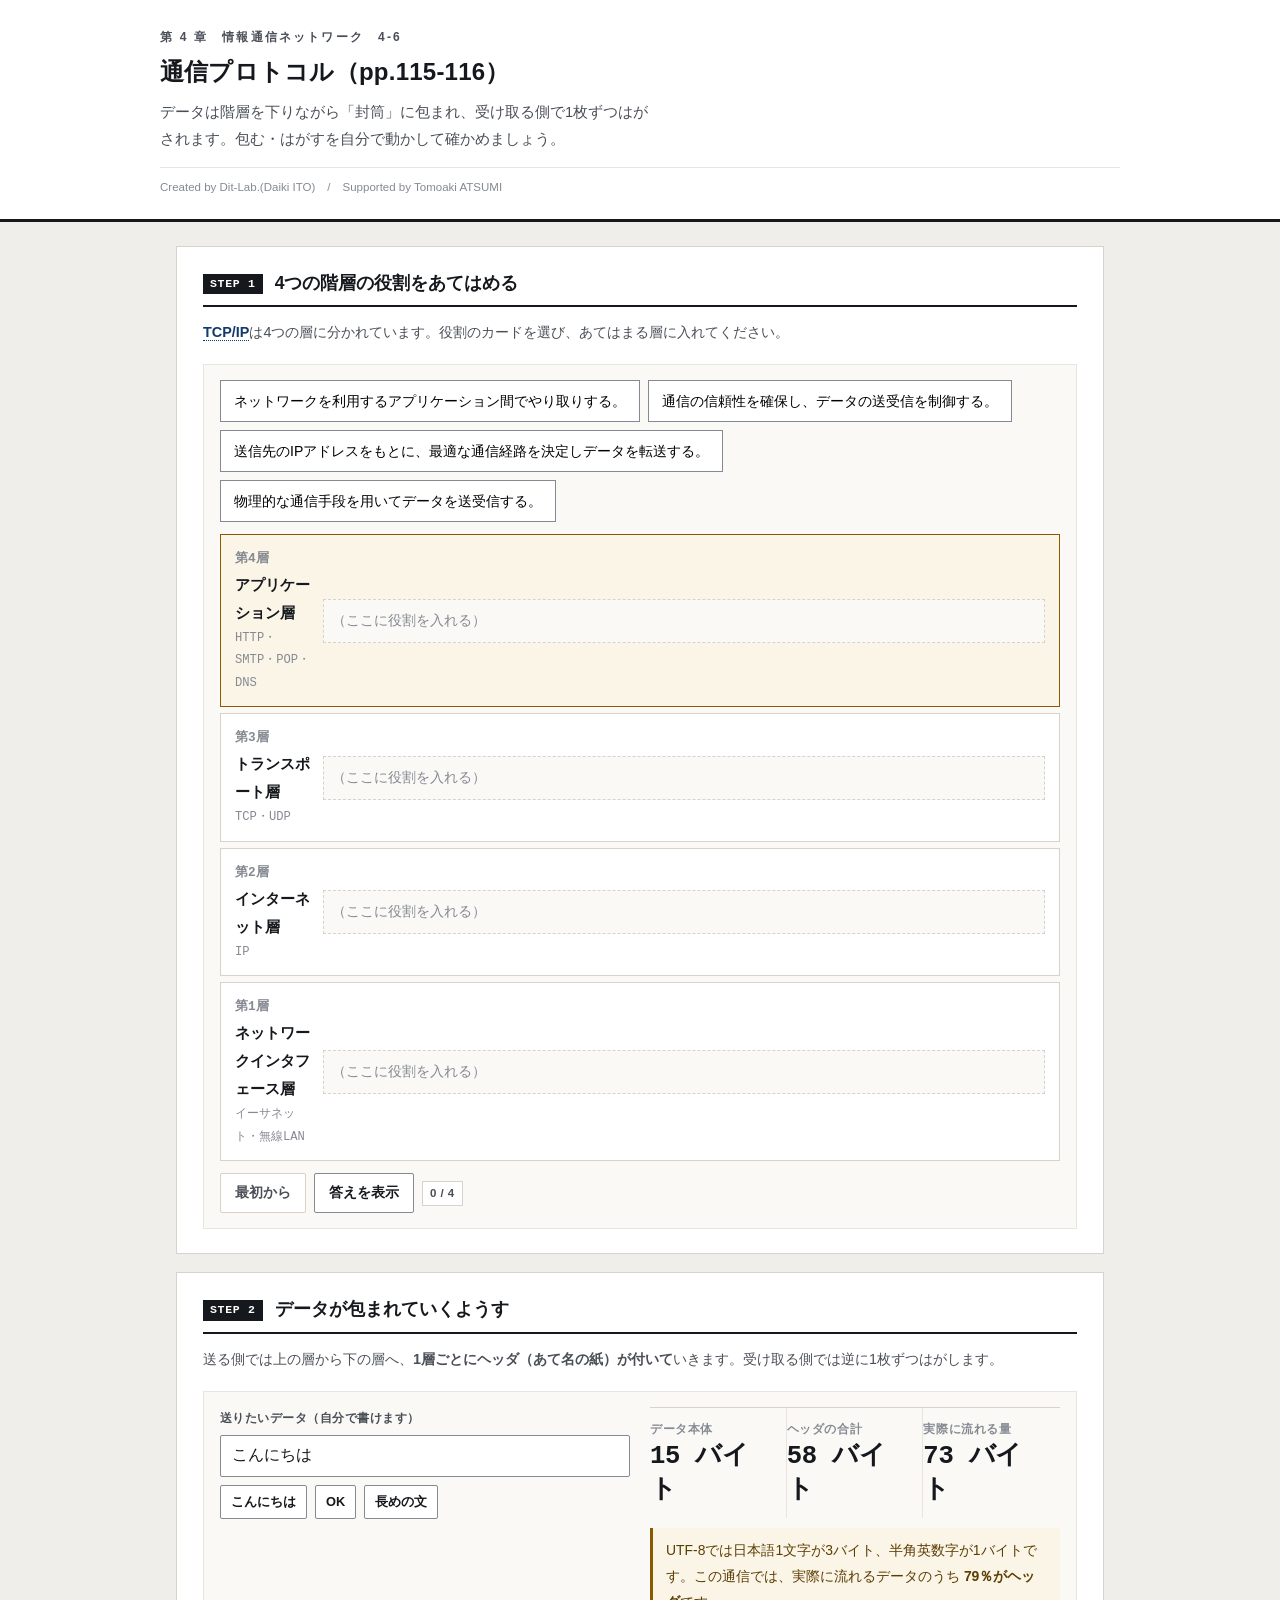
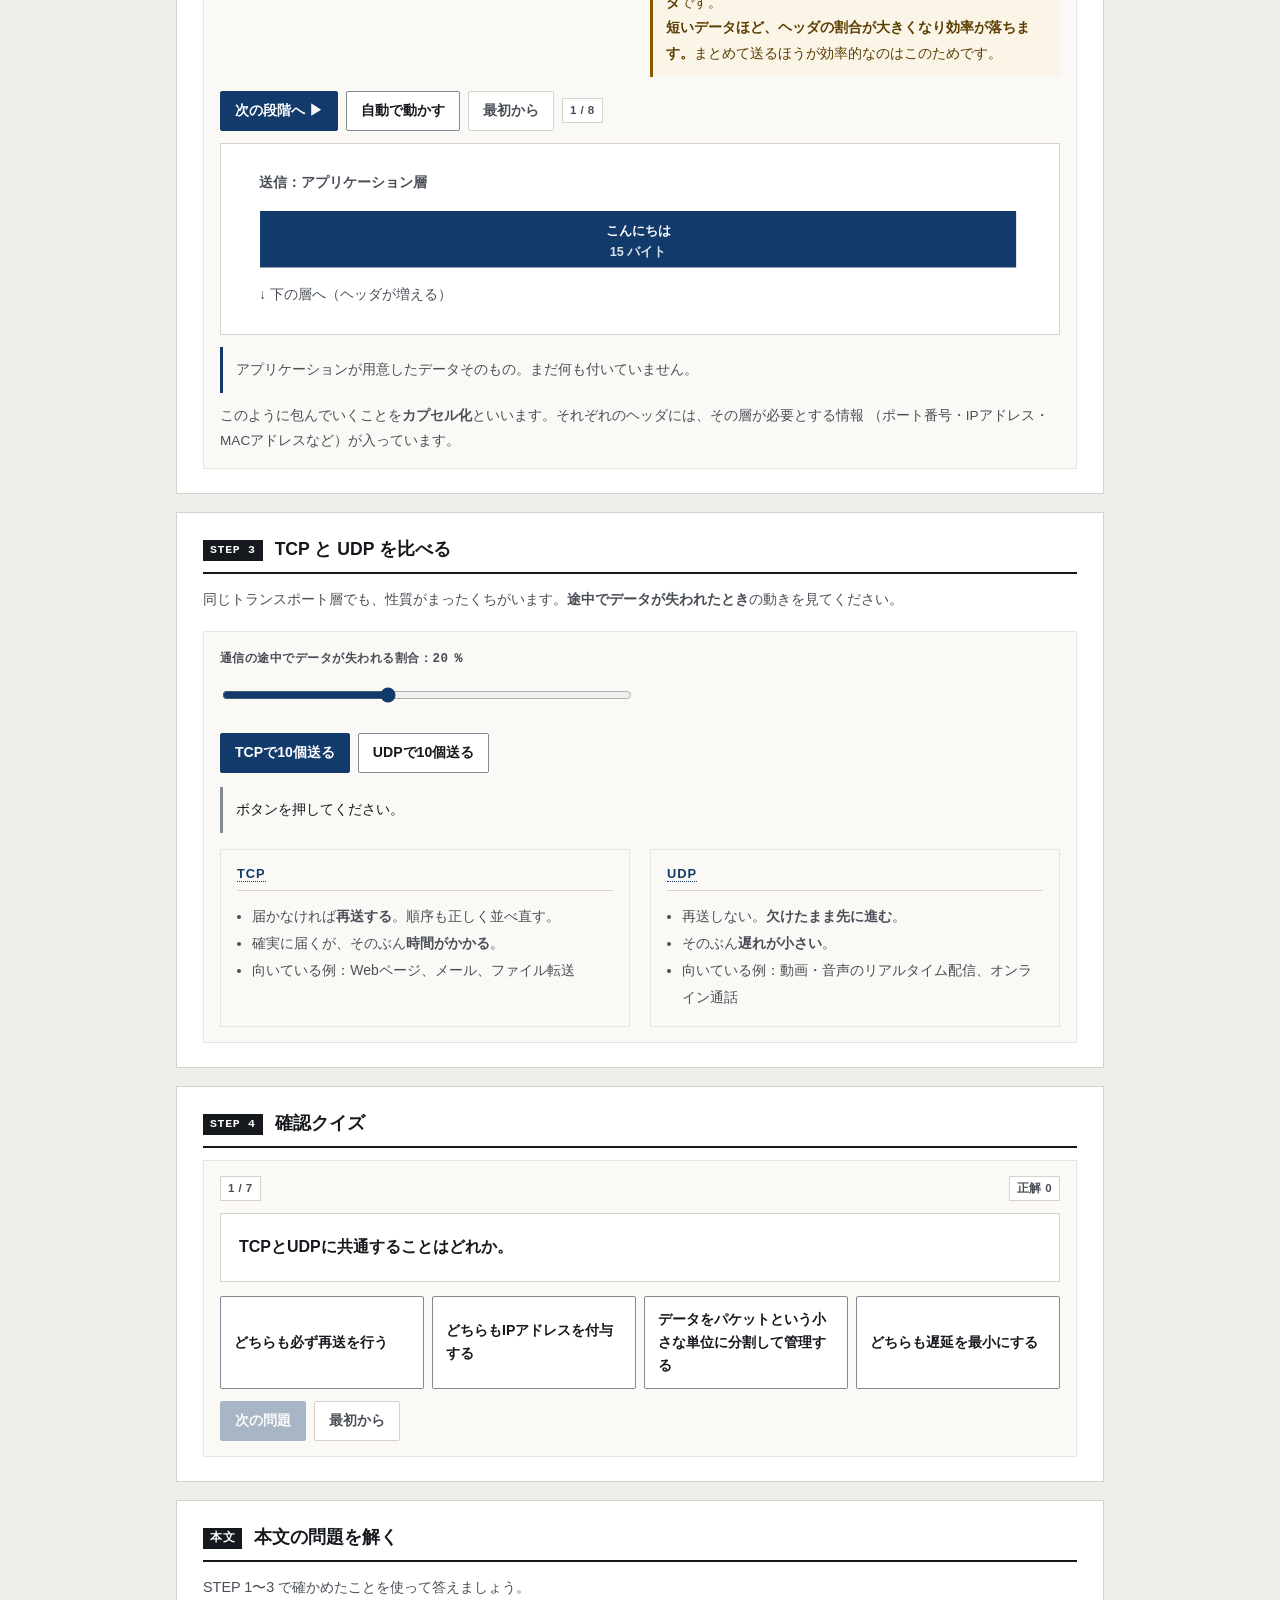
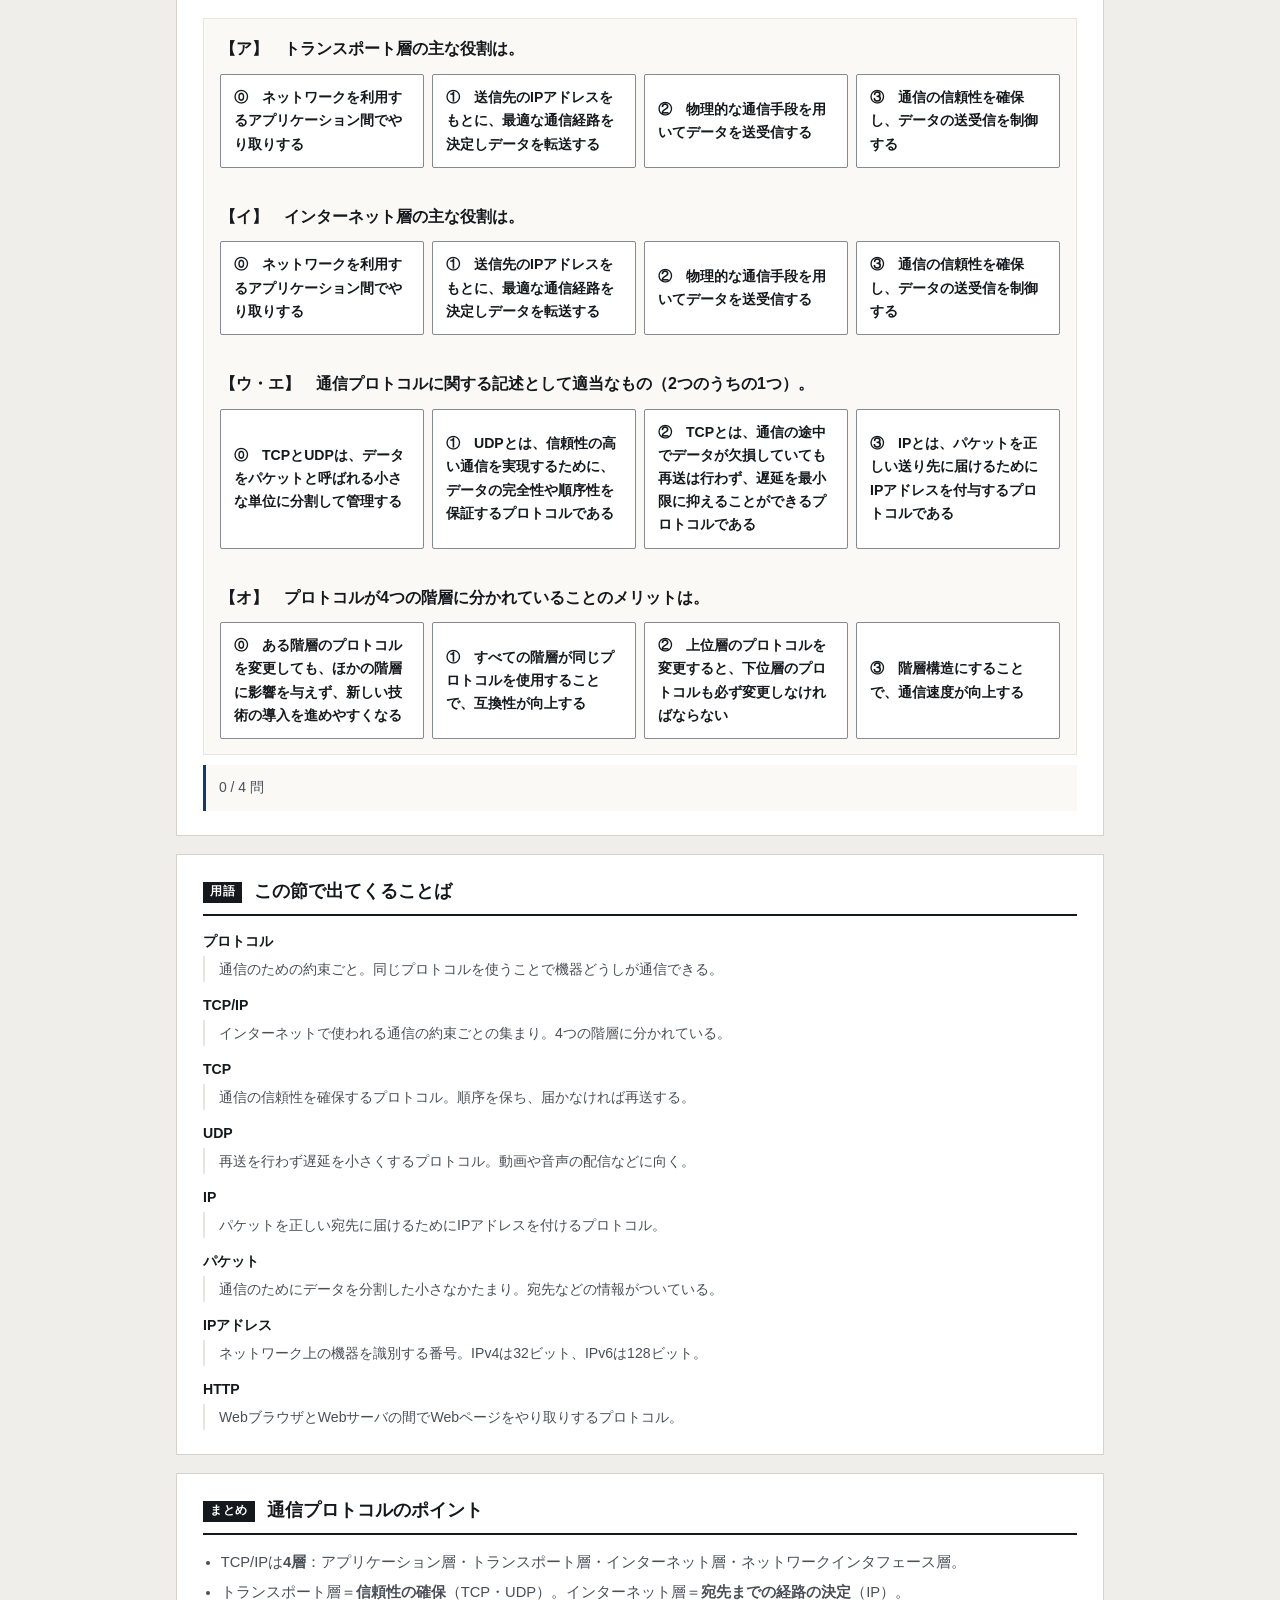
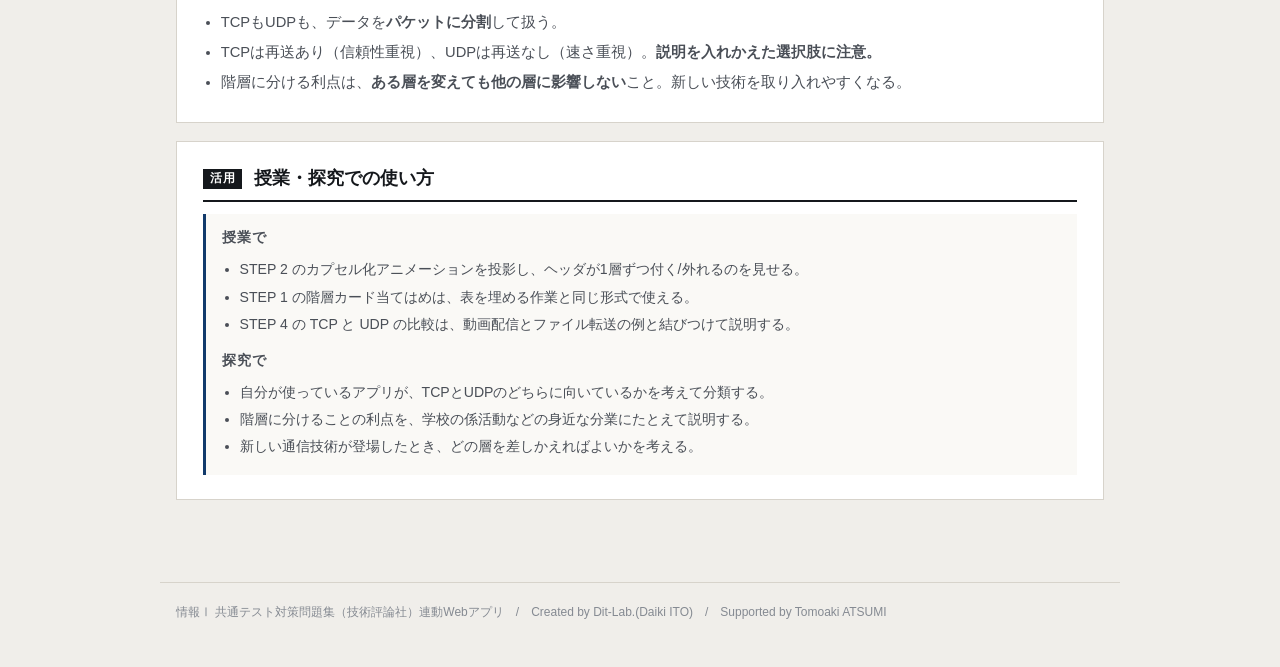
<file: index.html>
<!DOCTYPE html>
<html lang="ja">
<head>
<meta charset="UTF-8">
<meta name="viewport" content="width=device-width, initial-scale=1.0">
<title>通信プロトコル｜情報Ⅰ共通テスト対策問題集</title>
<meta name="description" content="データは階層を下りながら「封筒」に包まれ、受け取る側で1枚ずつはがされます。包む・はがすを自分で動かして確かめましょう。">
<link rel="icon" href="data:image/svg+xml,%3Csvg xmlns=%22http://www.w3.org/2000/svg%22 viewBox=%220 0 32 32%22%3E%3Crect width=%2232%22 height=%2232%22 fill=%22%2315181c%22/%3E%3Ctext x=%2216%22 y=%2222%22 font-size=%2218%22 font-family=%22monospace%22 fill=%22%23fff%22 text-anchor=%22middle%22%3E01%3C/text%3E%3C/svg%3E">
<link rel="stylesheet" href="css/style.css?v=1b60c856">
<link rel="stylesheet" href="css/app.css?v=fc631ea8">
</head>
<body>

<header class="app-header">
  <div class="inner">
    <span class="eyebrow">第 4 章　情報通信ネットワーク　4-6</span>
    <h1>通信プロトコル（pp.115-116）</h1>
    <p class="lead">データは階層を下りながら「封筒」に包まれ、受け取る側で1枚ずつはがされます。包む・はがすを自分で動かして確かめましょう。</p>
    <p class="credit">Created by Dit-Lab.(Daiki ITO)　/　Supported by Tomoaki ATSUMI</p>
  </div>
</header>

<main class="wrap">
  <section class="step" id="step1">
    <h2><span class="no">STEP 1</span>4つの階層の役割をあてはめる</h2>
    <p class="desc"><span class="term" data-t="TCP/IP">TCP/IP</span>は4つの層に分かれています。役割のカードを選び、あてはまる層に入れてください。</p>

    <div class="panel">
      <div class="roles" id="roles"></div>
      <div class="layers" id="layers"></div>
      <div class="note" id="layFb" hidden style="margin-top:12px"></div>
      <div class="btn-row" style="margin-top:12px">
        <button class="btn ghost" id="layReset">最初から</button>
        <button class="btn" id="layShow">答えを表示</button>
        <span class="badge" id="layScore">0 / 4</span>
      </div>
    </div>
  </section>

  <section class="step" id="step2">
    <h2><span class="no">STEP 2</span>データが包まれていくようす</h2>
    <p class="desc">送る側では上の層から下の層へ、<strong>1層ごとにヘッダ（あて名の紙）が付いて</strong>いきます。受け取る側では逆に1枚ずつはがします。</p>

    <div class="panel">
      <div class="grid c2" style="margin-bottom:14px">
        <div>
          <label class="fld" for="msgIn">送りたいデータ（自分で書けます）</label>
          <input type="text" id="msgIn" value="こんにちは" maxlength="40">
          <div class="btn-row" style="margin-top:8px;flex-wrap:wrap">
            <button class="btn sm" data-msg="こんにちは">こんにちは</button>
            <button class="btn sm" data-msg="OK">OK</button>
            <button class="btn sm" data-msg="明日の集合は8時30分です。よろしくお願いします。">長めの文</button>
          </div>
        </div>
        <div>
          <div class="metrics">
            <div class="metric"><div class="k">データ本体</div><div class="v" id="szData">—</div></div>
            <div class="metric"><div class="k">ヘッダの合計</div><div class="v" id="szHead">—</div></div>
            <div class="metric"><div class="k">実際に流れる量</div><div class="v" id="szAll">—</div></div>
          </div>
          <div class="note" id="szNote" style="margin-top:10px"></div>
        </div>
      </div>
      <div class="btn-row" style="margin-bottom:12px">
        <button class="btn primary" id="capNext">次の段階へ ▶</button>
        <button class="btn" id="capAuto">自動で動かす</button>
        <button class="btn ghost" id="capReset">最初から</button>
        <span class="badge" id="capStage"></span>
      </div>
      <div id="capBox"></div>
      <div class="note" id="capNote" style="margin-top:12px"></div>
      <p class="why" style="margin-top:10px">
        このように包んでいくことを<strong>カプセル化</strong>といいます。それぞれのヘッダには、その層が必要とする情報
        （ポート番号・IPアドレス・MACアドレスなど）が入っています。
      </p>
    </div>
  </section>

  <section class="step" id="step3">
    <h2><span class="no">STEP 3</span>TCP と UDP を比べる</h2>
    <p class="desc">同じトランスポート層でも、性質がまったくちがいます。<strong>途中でデータが失われたとき</strong>の動きを見てください。</p>
    <div class="panel">
      <div class="grid c2">
        <div>
          <label class="fld" for="loss">通信の途中でデータが失われる割合：<span class="mono" id="lossV">20</span> ％</label>
          <input type="range" id="loss" min="0" max="50" step="5" value="20">
          <div class="btn-row" style="margin-top:12px">
            <button class="btn primary" id="runTcp">TCPで10個送る</button>
            <button class="btn" id="runUdp">UDPで10個送る</button>
          </div>
          <div class="note" id="tuNote" style="margin-top:14px">ボタンを押してください。</div>
        </div>
        <div>
          <div class="tbl-scroll"><table class="tbl" id="tuTable"></table></div>
        </div>
      </div>
      <div class="grid c2" style="margin-top:16px">
        <div class="panel"><h3><span class="term" data-t="TCP">TCP</span></h3>
          <ul style="margin:0;padding-left:1.1em;font-size:.87rem;line-height:1.95;color:var(--ink-2)">
            <li>届かなければ<strong>再送する</strong>。順序も正しく並べ直す。</li>
            <li>確実に届くが、そのぶん<strong>時間がかかる</strong>。</li>
            <li>向いている例：Webページ、メール、ファイル転送</li>
          </ul>
        </div>
        <div class="panel"><h3><span class="term" data-t="UDP">UDP</span></h3>
          <ul style="margin:0;padding-left:1.1em;font-size:.87rem;line-height:1.95;color:var(--ink-2)">
            <li>再送しない。<strong>欠けたまま先に進む</strong>。</li>
            <li>そのぶん<strong>遅れが小さい</strong>。</li>
            <li>向いている例：動画・音声のリアルタイム配信、オンライン通話</li>
          </ul>
        </div>
      </div>
    </div>
  </section>

  <section class="step" id="step4">
    <h2><span class="no">STEP 4</span>確認クイズ</h2>
    <div class="panel">
      <div class="qhead">
        <span class="badge" id="qProgress">1 / 1</span>
        <span class="badge">正解 <span class="score" id="qScore">0</span></span>
      </div>
      <div class="card-q"><div class="q-scene" id="qText"></div></div>
      <div class="choice4" id="qChoices"></div>
      <div class="note" id="qFb" hidden style="margin-top:12px"></div>
      <div class="btn-row" style="margin-top:12px">
        <button class="btn primary" id="qNext" disabled>次の問題</button>
        <button class="btn ghost" id="qReset">最初から</button>
      </div>
    </div>
  </section>

  <section class="step" id="stepBook">
    <h2><span class="no">本文</span>本文の問題を解く</h2>
    <p class="desc">STEP 1〜3 で確かめたことを使って答えましょう。</p>
    <div class="panel" id="bookBox"></div>
    <div class="note" id="bookNote" style="margin-top:10px"></div>
  </section>

  <section class="step" id="glossary">
    <h2><span class="no">用語</span>この節で出てくることば</h2>
    <div id="glossBox"></div>
  </section>

  <section class="step">
    <h2><span class="no">まとめ</span>通信プロトコルのポイント</h2>
    <ul style="margin:0;padding-left:1.2em;color:var(--ink-2);font-size:.92rem;line-height:2.05">
      <li>TCP/IPは<strong>4層</strong>：アプリケーション層・トランスポート層・インターネット層・ネットワークインタフェース層。</li>
      <li>トランスポート層＝<strong>信頼性の確保</strong>（TCP・UDP）。インターネット層＝<strong>宛先までの経路の決定</strong>（IP）。</li>
      <li>TCPもUDPも、データを<strong>パケットに分割</strong>して扱う。</li>
      <li>TCPは再送あり（信頼性重視）、UDPは再送なし（速さ重視）。<strong>説明を入れかえた選択肢に注意。</strong></li>
      <li>階層に分ける利点は、<strong>ある層を変えても他の層に影響しない</strong>こと。新しい技術を取り入れやすくなる。</li>
    </ul>
  </section>

  <section class="step">
    <h2><span class="no">活用</span>授業・探究での使い方</h2>
    <div class="use-note">
      <h3>授業で</h3>
      <ul>
        <li>STEP 2 のカプセル化アニメーションを投影し、ヘッダが1層ずつ付く/外れるのを見せる。</li>
        <li>STEP 1 の階層カード当てはめは、表を埋める作業と同じ形式で使える。</li>
        <li>STEP 4 の TCP と UDP の比較は、動画配信とファイル転送の例と結びつけて説明する。</li>
      </ul>
      <h3 style="margin-top:12px">探究で</h3>
      <ul>
        <li>自分が使っているアプリが、TCPとUDPのどちらに向いているかを考えて分類する。</li>
        <li>階層に分けることの利点を、学校の係活動などの身近な分業にたとえて説明する。</li>
        <li>新しい通信技術が登場したとき、どの層を差しかえればよいかを考える。</li>
      </ul>
    </div>
  </section>

</main>

<footer class="app-footer">
  情報Ⅰ 共通テスト対策問題集（技術評論社）連動Webアプリ　/　Created by Dit-Lab.(Daiki ITO)　/　Supported by Tomoaki ATSUMI
</footer>

<script src="js/tools.js?v=c07db610"></script>
<script src="js/terms.js?v=92038844"></script>
<script src="js/quiz.js?v=13402362"></script>
<script src="js/app.js?v=aae6d785"></script>
</body>
</html>
</file>
<file: css/style.css>
/* =========================================================
   情報Ⅰ 共通テスト対策問題集 — Web アプリ共通スタイル
   紙面（参考書）に寄せた設計。装飾色は使わず、色は意味を持つときだけ。
   ========================================================= */

:root{
  --paper:#ffffff;
  --paper-2:#faf9f6;      /* うすい紙 */
  --bg:#f0eeea;           /* 台紙 */
  --ink:#15181c;
  --ink-2:#4a4f57;
  --ink-3:#858a92;
  --rule:#d7d3cb;         /* 罫線 */
  --rule-2:#e8e5df;
  --accent:#123a6b;       /* 濃紺。主要操作と現在地だけに使う */
  --accent-w:#e9eef6;
  --zero:#c0392b;         /* 左＝0 */
  --one:#1d4ed8;          /* 右＝1 */
  --ok:#1f7a3d;   --ok-bg:#eef6f0;
  --ng:#b3261e;   --ng-bg:#fbefee;
  --warn:#8a5a00; --warn-bg:#fbf5e8;
  --font:"Hiragino Kaku Gothic ProN","Hiragino Sans","Yu Gothic Medium","Yu Gothic",
         "Noto Sans JP",Meiryo,-apple-system,BlinkMacSystemFont,sans-serif;
  --mono:"SFMono-Regular",Menlo,Consolas,"Courier New",monospace;
}

*{box-sizing:border-box}
[hidden]{display:none !important}
html{-webkit-text-size-adjust:100%}
body{
  margin:0; background:var(--bg); color:var(--ink);
  font-family:var(--font); font-size:16px; line-height:1.85;
  font-feature-settings:"palt" 1;
}
h1,h2,h3,h4{line-height:1.45; margin:0; font-weight:700}
p{margin:0 0 .75em} p:last-child{margin-bottom:0}
a{color:var(--accent)}

/* ---------- 標題 ---------- */
.app-header{background:var(--paper); border-bottom:3px solid var(--ink); padding:26px 20px 20px}
.app-header .inner{max-width:960px; margin:0 auto}
.app-header .eyebrow{
  font-size:.75rem; font-weight:700; color:var(--ink-2); letter-spacing:.18em;
  display:block; margin-bottom:7px;
}
.app-header h1{font-size:1.5rem; letter-spacing:.01em}
.app-header .lead{font-size:.92rem; color:var(--ink-2); margin-top:9px; max-width:60ch}
.app-header .credit{
  font-size:.72rem; color:var(--ink-3); margin-top:14px;
  padding-top:9px; border-top:1px solid var(--rule-2);
}

/* ---------- 版面 ---------- */
.wrap{max-width:960px; margin:0 auto; padding:24px 16px 64px}
.step{background:var(--paper); border:1px solid var(--rule); padding:24px 26px; margin-bottom:18px}
.step > h2{
  display:flex; align-items:baseline; gap:12px; font-size:1.1rem;
  padding-bottom:9px; border-bottom:2px solid var(--ink); margin-bottom:12px;
}
.step > h2 .no{
  flex:none; font-family:var(--mono); font-size:.72rem; font-weight:700;
  background:var(--ink); color:var(--paper); padding:2px 7px; letter-spacing:.06em;
  position:relative; top:-2px;
}
.step > .desc{color:var(--ink-2); font-size:.9rem; margin-bottom:18px}
.step[hidden]{display:none}

.grid{display:grid; gap:20px}
.grid > *{min-width:0}          /* 子の中身で列が広がるのを防ぐ */
@media(min-width:800px){ .grid.c2{grid-template-columns:1fr 1fr} }
@media(min-width:800px){ .grid.c21{grid-template-columns:1.45fr 1fr} }

.panel{border:1px solid var(--rule-2); background:var(--paper-2); padding:15px 16px; min-width:0}
.panel > h3{
  font-size:.8rem; font-weight:700; color:var(--ink-2); letter-spacing:.08em;
  margin-bottom:12px; padding-bottom:6px; border-bottom:1px solid var(--rule);
}

/* ---------- 部品 ---------- */
.btn{
  appearance:none; border:1px solid var(--ink-3); background:var(--paper); color:var(--ink);
  font-family:inherit; font-size:.88rem; font-weight:700; padding:8px 14px;
  border-radius:2px; cursor:pointer; min-height:40px; line-height:1.4;
  transition:background .12s, border-color .12s, color .12s;
}
.btn:hover:not(:disabled){background:var(--accent-w); border-color:var(--accent); color:var(--accent)}
.btn:disabled{opacity:.35; cursor:not-allowed}
.btn.primary{background:var(--accent); color:var(--paper); border-color:var(--accent)}
.btn.primary:hover:not(:disabled){background:#0d2c53; color:var(--paper)}
.btn.ghost{border-color:var(--rule); color:var(--ink-2)}
.btn.sm{font-size:.8rem; padding:5px 10px; min-height:34px}
.btn-row{display:flex; flex-wrap:wrap; gap:8px; align-items:center}

/* タブ（見出し下線式） */
.seg{display:flex; gap:0; border-bottom:1px solid var(--rule)}
.seg button{
  appearance:none; border:0; background:transparent; font-family:inherit; font-size:.88rem;
  font-weight:700; color:var(--ink-3); padding:9px 4px; margin-right:26px; cursor:pointer;
  border-bottom:3px solid transparent; margin-bottom:-1px; min-height:40px;
}
.seg button:hover{color:var(--ink-2)}
.seg button[aria-pressed="true"]{color:var(--ink); border-bottom-color:var(--accent)}

label.fld{display:block; font-size:.78rem; font-weight:700; color:var(--ink-2); margin-bottom:5px; letter-spacing:.04em}
input[type=text], textarea, input[type=number]{
  width:100%; font-family:inherit; font-size:1rem; color:var(--ink);
  border:1px solid var(--ink-3); border-radius:2px; padding:9px 11px;
  background:var(--paper); min-height:42px;
}
input:focus, textarea:focus{outline:2px solid var(--accent); outline-offset:-1px; border-color:var(--accent)}
.btn:focus-visible, .seg button:focus-visible, .node-card:focus-visible{outline:2px solid var(--accent); outline-offset:2px}
textarea{resize:vertical; line-height:1.7}
.mono{font-family:var(--mono)}

table.tbl{width:100%; border-collapse:collapse; font-size:.89rem}
table.tbl th, table.tbl td{border-bottom:1px solid var(--rule-2); padding:7px 10px; text-align:right}
table.tbl th:first-child, table.tbl td:first-child{text-align:left}
table.tbl thead th{border-bottom:1.5px solid var(--ink); font-size:.76rem; color:var(--ink-2); font-weight:700; white-space:nowrap}
.tbl-scroll{overflow-x:auto; -webkit-overflow-scrolling:touch; max-width:100%}

.note{padding:10px 13px; font-size:.87rem; border-left:3px solid var(--ink-3); background:var(--paper-2); overflow-wrap:break-word; word-break:break-word}
.note.ok{background:var(--ok-bg); border-left-color:var(--ok); color:#123f22}
.note.ng{background:var(--ng-bg); border-left-color:var(--ng); color:#6d1a15}
.note.info{background:var(--paper-2); border-left-color:var(--accent); color:var(--ink-2)}
.note.warn{background:var(--warn-bg); border-left-color:var(--warn); color:#5c3d00}
.note[hidden]{display:none}

.badge{
  display:inline-block; font-size:.72rem; font-weight:700; padding:1px 7px;
  border:1px solid var(--rule); color:var(--ink-2); background:var(--paper); letter-spacing:.04em;
}

/* 数値は罫線で仕切るだけ。カードにしない */
.metrics{display:flex; flex-wrap:wrap; gap:0; border-top:1px solid var(--rule)}
.metric{flex:1 1 130px; padding:11px 14px 11px 0; border-right:1px solid var(--rule-2)}
.metric:last-child{border-right:0}
.metric .k{font-size:.74rem; color:var(--ink-3); font-weight:700; letter-spacing:.05em}
.metric .v{font-size:1.6rem; font-weight:700; line-height:1.3; font-family:var(--mono); letter-spacing:-.01em}
.metric .s{font-size:.76rem; color:var(--ink-2)}

.bit0{color:var(--zero); font-weight:700}
.bit1{color:var(--one); font-weight:700}

.app-footer{
  max-width:960px; margin:0 auto; padding:18px 16px 44px; color:var(--ink-3);
  font-size:.75rem; border-top:1px solid var(--rule);
}
.sr-only{position:absolute;width:1px;height:1px;overflow:hidden;clip:rect(0 0 0 0);white-space:nowrap}

@media(max-width:640px){
  body{font-size:15px}
  .app-header{padding:20px 16px 16px}
  .app-header h1{font-size:1.16rem}
  .wrap{padding:16px 12px 52px}
  .step{padding:18px 15px}
  .seg button{margin-right:18px; font-size:.84rem}
  .metric{flex-basis:50%; border-right:0}
}
@media (prefers-reduced-motion:reduce){ *{animation:none!important; transition:none!important} }

/* ---------- 自分のデータ・共有・印刷 ---------- */
.toolbar{display:flex; flex-wrap:wrap; gap:8px; align-items:center; margin-top:12px;
  padding-top:12px; border-top:1px solid var(--rule-2)}
.toolbar .hint{font-size:.78rem; color:var(--ink-3)}
.paste-area{width:100%; min-height:110px; font-family:var(--mono); font-size:.86rem}
.use-note{background:var(--paper-2); border-left:3px solid var(--accent); padding:14px 16px; font-size:.88rem}
.use-note h3{font-size:.86rem; letter-spacing:.06em; margin-bottom:8px; color:var(--ink-2)}
.use-note ol, .use-note ul{margin:0; padding-left:1.25em; line-height:1.95; color:var(--ink-2)}

@media print{
  body{background:#fff}
  .app-header{border-bottom:2px solid #000}
  .step{border:1px solid #bbb; break-inside:avoid; page-break-inside:avoid; margin-bottom:12px}
  .btn, .seg, .toolbar, input[type=range]{display:none !important}
  .note{border-left-width:2px}
  a[href]:after{content:""}
}

/* ---------- 入力グリッド ---------- */
.dg-scroll{overflow:auto; -webkit-overflow-scrolling:touch; border:1px solid var(--rule); background:var(--paper); max-height:420px}
table.dg{border-collapse:collapse; font-family:var(--mono); font-size:.9rem; min-width:100%}
table.dg th, table.dg td{border:1px solid var(--rule-2); padding:0}
table.dg thead th{background:var(--paper-2); position:sticky; top:0; z-index:2}
table.dg .dg-n{background:var(--paper-2); color:var(--ink-3); font-size:.76rem; font-weight:400;
  text-align:center; min-width:34px; padding:0 4px; position:sticky; left:0; z-index:1}
table.dg .dg-corner{background:var(--paper-2); min-width:34px; position:sticky; left:0; z-index:3}
table.dg .dg-act{background:var(--paper-2); width:34px}
.dg-h, .dg-c{width:100%; min-width:96px; border:0; background:transparent; font-family:inherit;
  font-size:.9rem; padding:8px 9px; color:var(--ink); min-height:38px}
.dg-h{font-weight:700; font-family:var(--font); font-size:.82rem; color:var(--ink-2)}
.dg-c.num{text-align:right}
.dg-c:focus, .dg-h:focus{outline:2px solid var(--accent); outline-offset:-2px; background:var(--accent-w)}
.dg-del{border:0; background:transparent; color:var(--ink-3); cursor:pointer; width:32px; height:34px; font-size:1rem}
.dg-del:hover{color:var(--ng)}
.dg-tools{display:flex; flex-wrap:wrap; gap:8px; align-items:center; margin-top:10px}
.dg-hint{font-size:.76rem; color:var(--ink-3)}

/* ---------- ファイル読み込み ---------- */
.filebox{display:flex; flex-wrap:wrap; gap:10px; align-items:center; padding:12px;
  border:1px dashed var(--rule); background:var(--paper-2)}
.filebox input[type=file]{font-size:.85rem; font-family:inherit; max-width:100%}
.filebox .sel{max-width:220px}
.filelabel{display:inline-flex; align-items:center; gap:6px; font-size:.85rem; font-weight:700;
  border:1px solid var(--ink-3); background:var(--paper); padding:8px 14px; border-radius:2px; cursor:pointer; min-height:40px}
.filelabel:hover{border-color:var(--accent); color:var(--accent); background:var(--accent-w)}
.filelabel input{display:none}

/* ---------- 用語解説 ---------- */
.term{position:relative; border-bottom:1.5px dotted var(--accent); cursor:help; color:var(--accent); font-weight:700}
.term .term-pop{display:none; position:absolute; left:0; top:1.7em; z-index:50; width:min(300px,78vw);
  background:var(--paper); border:1px solid var(--ink-3); box-shadow:0 6px 20px rgba(0,0,0,.14);
  padding:10px 12px; font-size:.82rem; font-weight:400; color:var(--ink-2); line-height:1.75;
  border-left:3px solid var(--accent); cursor:auto; text-align:left}
.term .term-pop b{display:block; color:var(--ink); font-size:.86rem; margin-bottom:3px}
.term.open .term-pop{display:block}
dl.gloss{margin:0; font-size:.88rem}
dl.gloss dt{font-weight:700; color:var(--ink); margin-top:10px}
dl.gloss dt:first-child{margin-top:0}
dl.gloss dd{margin:2px 0 0; color:var(--ink-2); line-height:1.85; padding-left:1em; border-left:2px solid var(--rule-2)}
@media print{ .term{border-bottom:0; color:inherit} .term .term-pop{display:none !important} }

/* ---------- スマホ・タブレット ---------- */
@media (max-width:1024px){
  /* iOS で入力時に画面が勝手に拡大するのを防ぐ（16px 未満だとズームする） */
  input[type=text], input[type=number], textarea, select, .dg-c, .dg-h{ font-size:16px }
  .dg-c, .dg-h{ min-width:110px }
}
@media (max-width:820px){
  .grid.c2,.grid.c21{grid-template-columns:1fr}
  .dg-scroll{max-height:340px}
  .filebox{flex-direction:column; align-items:stretch}
  .filebox .sel{max-width:100%}
  .term .term-pop{left:auto; right:0; width:min(280px,86vw)}
}
@media (max-width:480px){
  .step > h2{font-size:1rem; flex-wrap:wrap}
  .metrics{gap:0}
  .metric{flex-basis:50%; padding-right:10px}
  .metric .v{font-size:1.3rem}
  .btn{padding:8px 12px}
  .dg-tools{gap:6px}
  .dg-hint{width:100%}
}
/* タッチ操作でのスクロールを滑らかに */
.tbl-scroll, .dg-scroll, .tree-box{ -webkit-overflow-scrolling:touch; overscroll-behavior-x:contain }

/* 幅指定つきの入力欄がスマートフォンではみ出さないようにする */
input[type=text], input[type=number], input[type=search], textarea, select{ max-width:100% }
.btn-row > label{ min-width:0; max-width:100% }
.btn-row > label input, .btn-row > label select{ max-width:100% }

/* 共通：○×判定・並べかえ（quiz.js 用） */
.abcde{border:1px solid var(--rule); border-radius:3px; overflow:hidden}
.abcde > div{border-top:1px solid var(--rule); padding:10px 12px}
.abcde > div:first-child{border-top:0}
.abcde .st{display:flex; gap:10px; align-items:flex-start; flex-wrap:wrap}
.abcde .st .k{font-weight:700; font-family:var(--mono); min-width:1.4em}
.abcde .st .t{flex:1; min-width:12em}
.abcde .jb{display:flex; gap:6px}
.abcde .jb .btn{min-width:3.4em; padding:6px 10px; text-align:center}
.prep{display:grid; grid-template-columns:repeat(auto-fit,minmax(150px,1fr)); gap:10px; margin-top:10px}
.prep .slot{border:1px dashed var(--ink-3); border-radius:3px; padding:10px; min-height:92px; background:var(--paper)}
.prep .slot.filled{border-style:solid}
.prep .slot .tag{font:700 .74rem/1.4 var(--mono); color:var(--accent); display:block; margin-bottom:6px}
.prep .slot .txt{font-size:.86rem; line-height:1.7}
.cards{display:flex; flex-wrap:wrap; gap:8px; margin-top:10px}
.cards .c{border:1px solid var(--ink-3); border-radius:3px; padding:9px 12px; background:var(--paper);
  cursor:pointer; font-size:.88rem; max-width:100%; text-align:left; font-family:inherit; color:var(--ink)}
.cards .c:hover{background:var(--warn-bg)}
.cards .c.used{opacity:.35; pointer-events:none}

/* --- 予想してから実行 --- */
.pmark{display:inline-block; background:var(--accent); color:#fff; font-size:.7rem; font-weight:700;
  letter-spacing:.08em; padding:2px 7px; border-radius:2px; margin-right:8px; vertical-align:2px}
input.pin{font-size:1.05rem; padding:7px 10px; border:1px solid var(--rule); border-radius:3px;
  width:9em; max-width:100%; background:#fff}
.btn-row .unit{color:var(--muted); font-size:.9rem}
.choice4 .btn.on{border-color:var(--accent); box-shadow:inset 0 0 0 1px var(--accent); font-weight:700}
/* 設問文の見出し（flex ではなく通常の段落。.qhead は左右振り分け用なので用途が別） */
.pq{margin:0 0 10px; font-weight:700; line-height:1.85}
</file>
<file: css/app.css>
.qhead{display:flex; justify-content:space-between; align-items:center; margin-bottom:12px}
.card-q{border:1px solid var(--rule); background:var(--paper); padding:18px; margin-bottom:14px}
.q-scene{font-size:1rem; font-weight:700; line-height:1.9}
.choice4{display:grid; gap:8px; grid-template-columns:repeat(auto-fit,minmax(160px,1fr))}
.choice4 .btn{text-align:left; line-height:1.65; padding:11px 13px}
.choice4 .btn.correct{background:var(--ok-bg); border-color:var(--ok); color:var(--ok)}
.choice4 .btn.wrong{background:var(--ng-bg); border-color:var(--ng); color:var(--ng)}
.choice4.locked{pointer-events:none}
.sel{width:100%; font-family:inherit; font-size:.95rem; padding:9px 11px; min-height:42px;
  border:1px solid var(--ink-3); border-radius:2px; background:var(--paper); color:var(--ink)}
input[type=range]{width:100%; accent-color:var(--accent); height:34px}
.why{font-size:.85rem; color:var(--ink-2); line-height:1.85}
.eqbox{font-family:var(--mono); font-size:1.02rem; font-weight:700; text-align:center; padding:14px;
  border:1px solid var(--rule); background:var(--paper-2); line-height:1.8}
.blankin{border:1.5px solid var(--accent); background:#fff; padding:6px 8px; text-align:center;
  font-family:var(--mono); min-height:38px; font-size:.95rem; max-width:120px}
.blankin.ok{border-color:var(--ok); background:var(--ok-bg)}
.blankin.ng{border-color:var(--ng); background:var(--ng-bg)}
table.tbl td .blankin{width:100%; max-width:none}
.layers{display:flex; flex-direction:column; gap:6px}
.layer{border:1px solid var(--rule); background:var(--paper); padding:12px 14px; display:grid;
  grid-template-columns:76px 1fr; gap:12px; align-items:center; cursor:pointer}
.layer .n{font-family:var(--mono); font-size:.8rem; color:var(--ink-3); font-weight:700}
.layer .t{font-weight:700; font-size:.95rem}
.layer .d{font-size:.82rem; color:var(--ink-2); margin-top:2px}
.layer.sel{border:2px solid var(--accent); background:var(--accent-w)}
.layer.hot{border-color:#8a5a00; background:var(--warn-bg)}
.layer .proto{font-family:var(--mono); font-size:.76rem; color:var(--ink-3)}
#capBox{border:1px solid var(--rule); background:var(--paper); overflow-x:auto}
#capBox svg{display:block; margin:0 auto}
svg .seg{stroke:#fff; stroke-width:1.5}
svg .segl{font-size:10px; text-anchor:middle; fill:#fff; font-weight:700}
svg .stage{font-size:11px; fill:#4a4f57}
.dropzone{border:1px dashed var(--rule); background:var(--paper-2); min-height:44px; padding:8px;
  display:flex; align-items:center; font-size:.86rem; color:var(--ink-3)}
.dropzone.filled{border-style:solid; background:var(--paper); color:var(--ink)}
.dropzone.ok{border-color:var(--ok); background:var(--ok-bg)}
.dropzone.ng{border-color:var(--ng); background:var(--ng-bg)}
.roles{display:flex; flex-wrap:wrap; gap:8px; margin-bottom:12px}
.roles .r{border:1px solid var(--ink-3); background:var(--paper); padding:9px 13px; font-size:.88rem; cursor:pointer; min-height:42px}
.roles .r[aria-pressed="true"]{border:2px solid var(--accent); background:var(--accent-w); color:var(--accent); font-weight:700}
.roles .r.used{opacity:.4; pointer-events:none}
</file>
